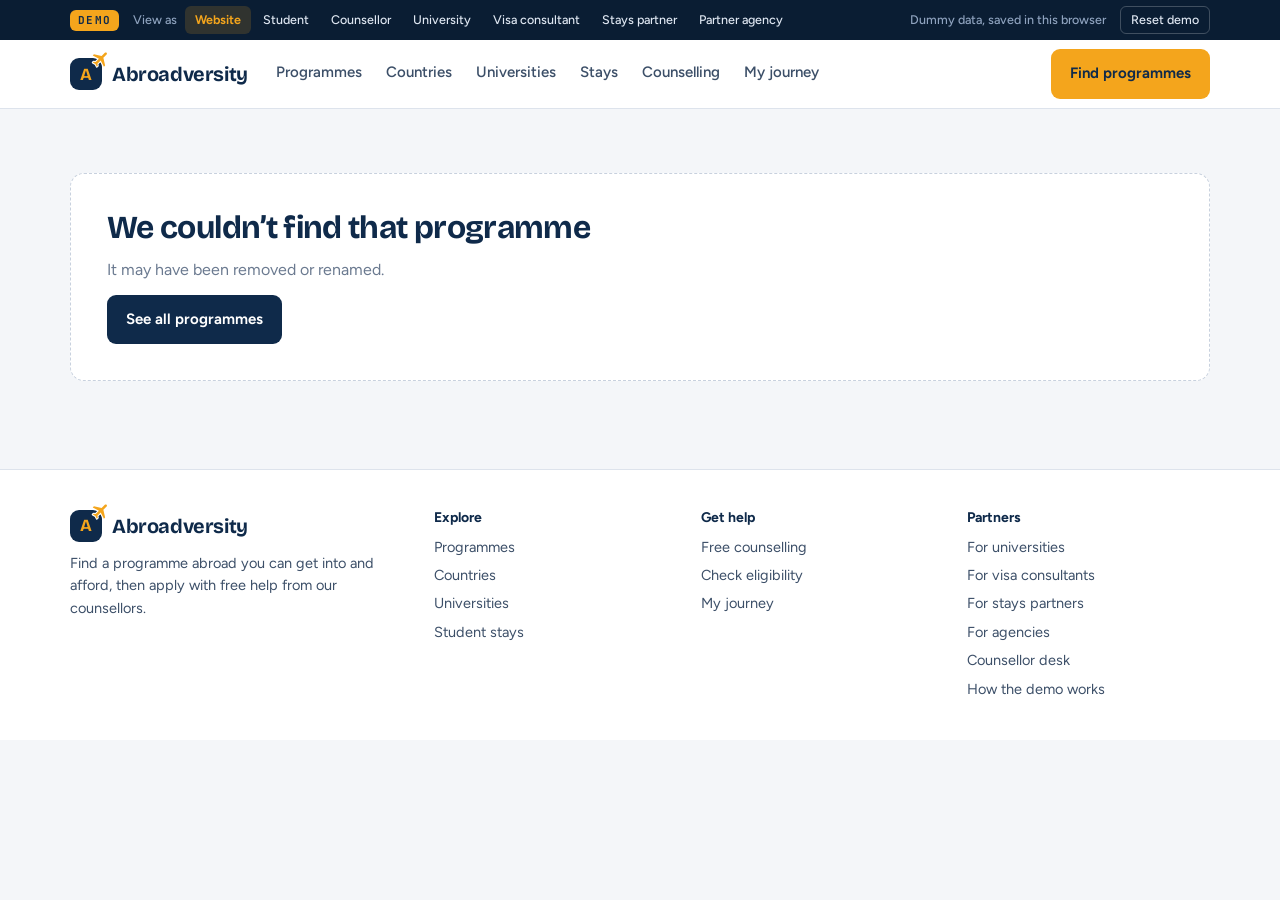
<file: programme.html>
<!doctype html>
<html lang="en">
<head>
<meta charset="utf-8">
<meta name="viewport" content="width=device-width, initial-scale=1">
<title>Programme · Abroadversity</title>
<meta name="description" content="Fees, intakes, entry requirements and a one-minute eligibility check.">
<link rel="preconnect" href="https://fonts.googleapis.com">
<link rel="preconnect" href="https://fonts.gstatic.com" crossorigin>
<link rel="stylesheet" href="https://fonts.googleapis.com/css2?family=Bricolage+Grotesque:opsz,wght@12..96,600;12..96,700&family=Figtree:wght@400;500;600;700&family=JetBrains+Mono:wght@500;600;700&display=swap">
<link rel="icon" href="assets/favicon.svg" type="image/svg+xml">
<link rel="stylesheet" href="assets/css/styles.css">
</head>
<body data-page="programme">
<div data-site-header></div>
<main id="programme"></main>
<div id="counselling-slot"></div>
<dialog class="check-dialog" id="check" aria-label="Check eligibility"></dialog>
<div data-site-footer></div>
<script src="assets/js/data.js"></script>
<script src="assets/js/store.js"></script>
<script src="assets/js/portal.js"></script>
<script src="assets/js/app.js"></script>
</body>
</html>
</file>
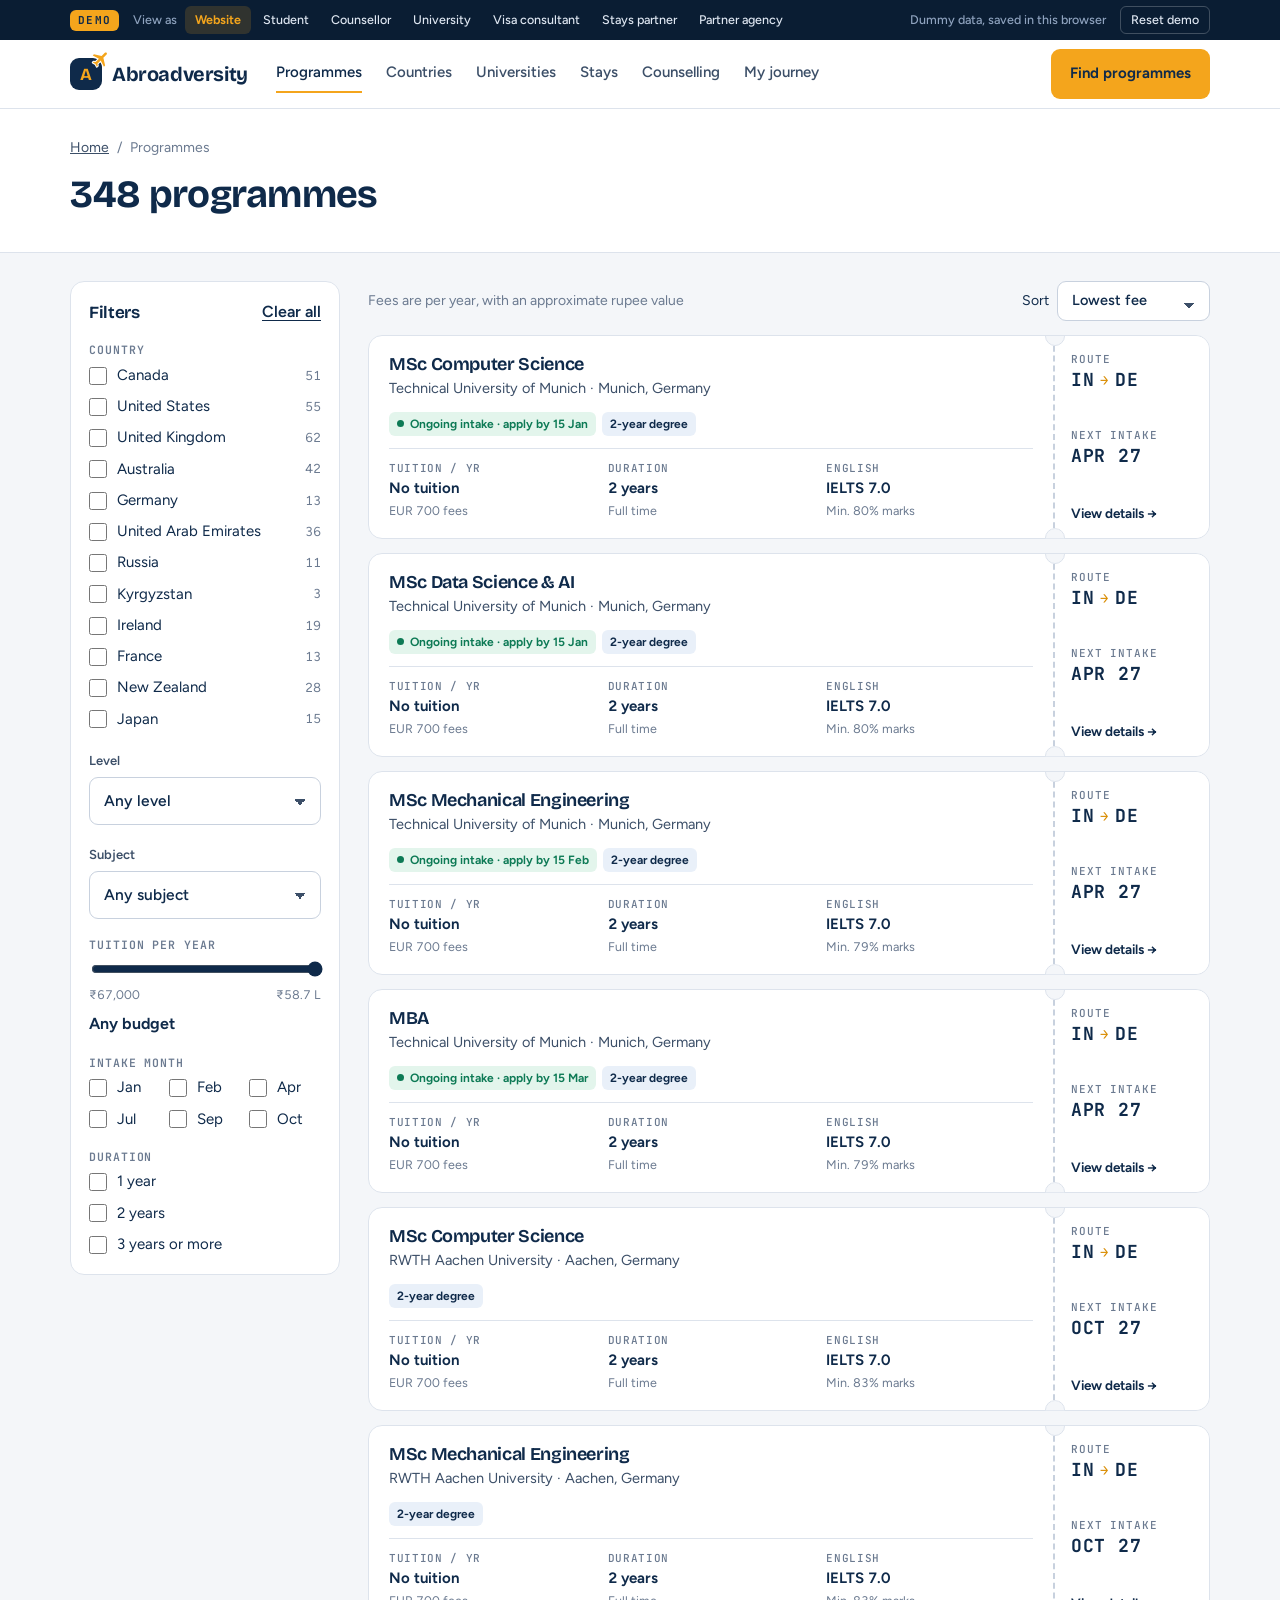
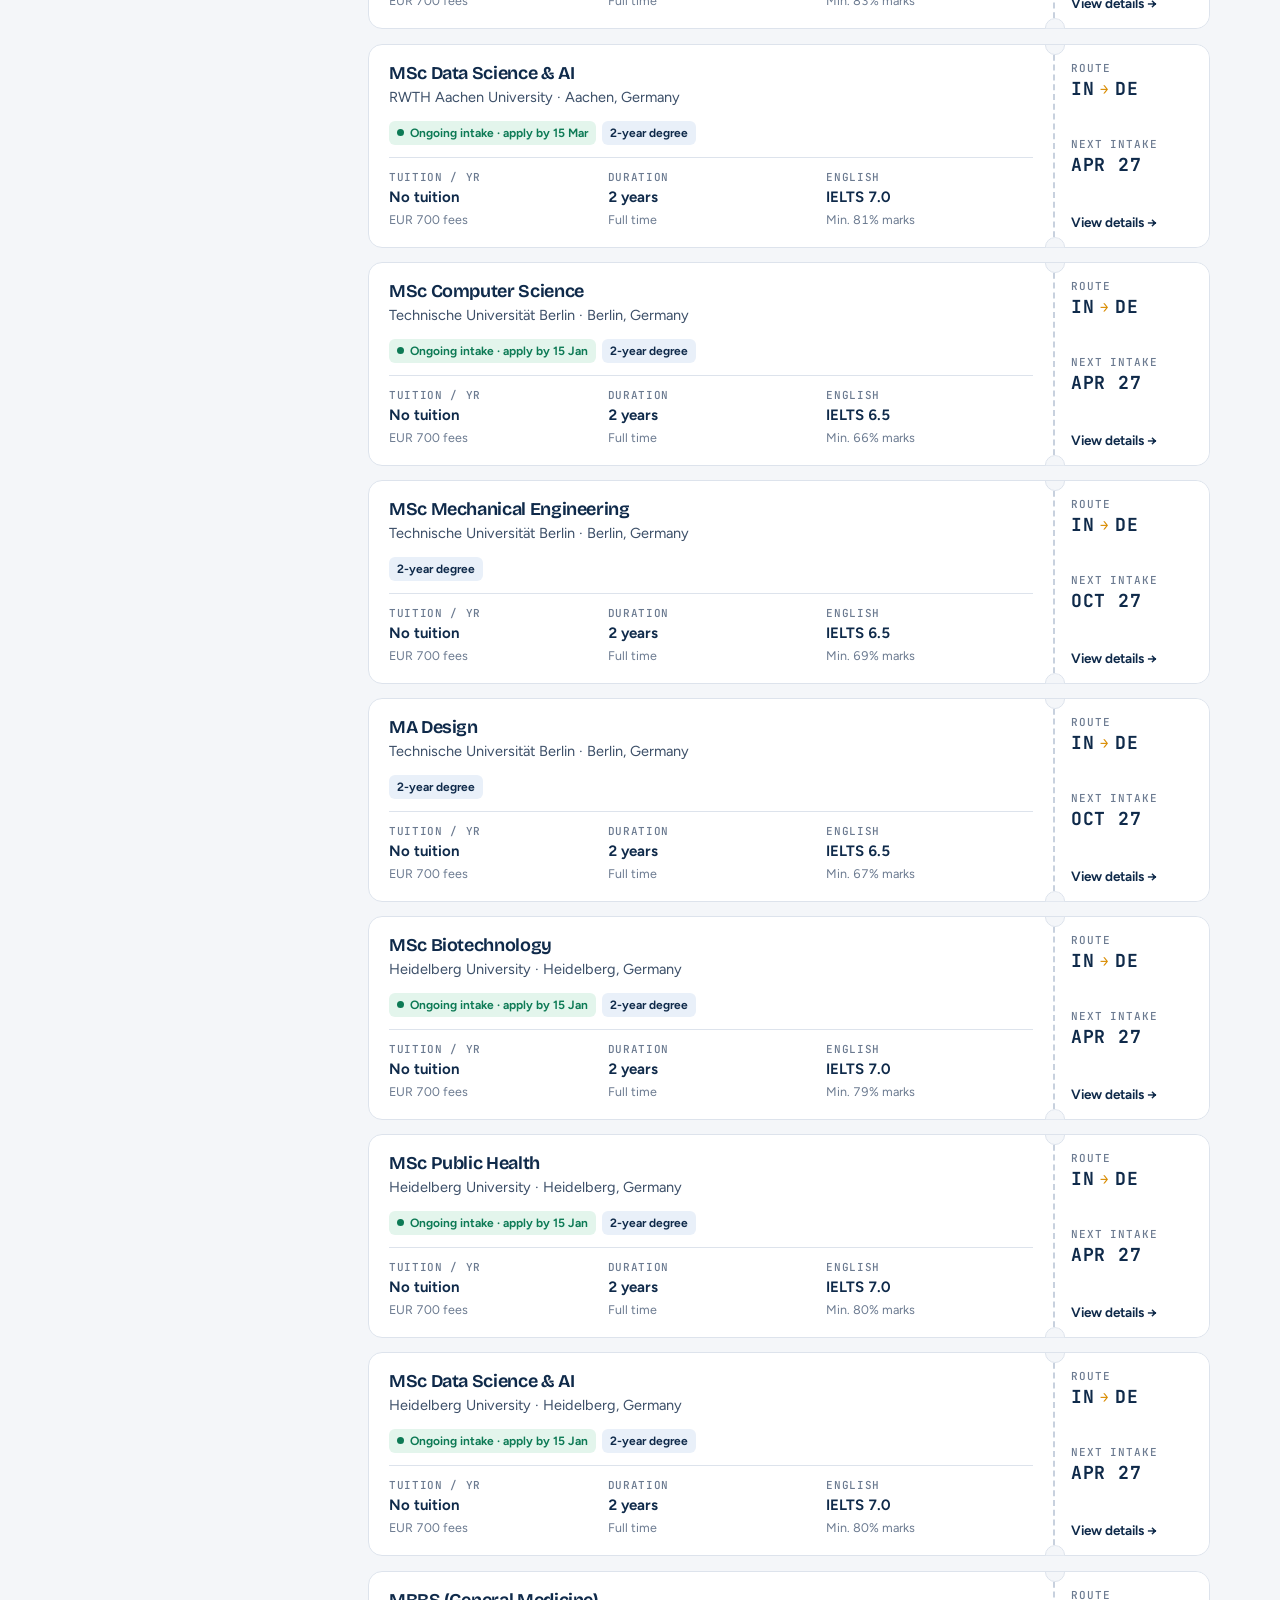
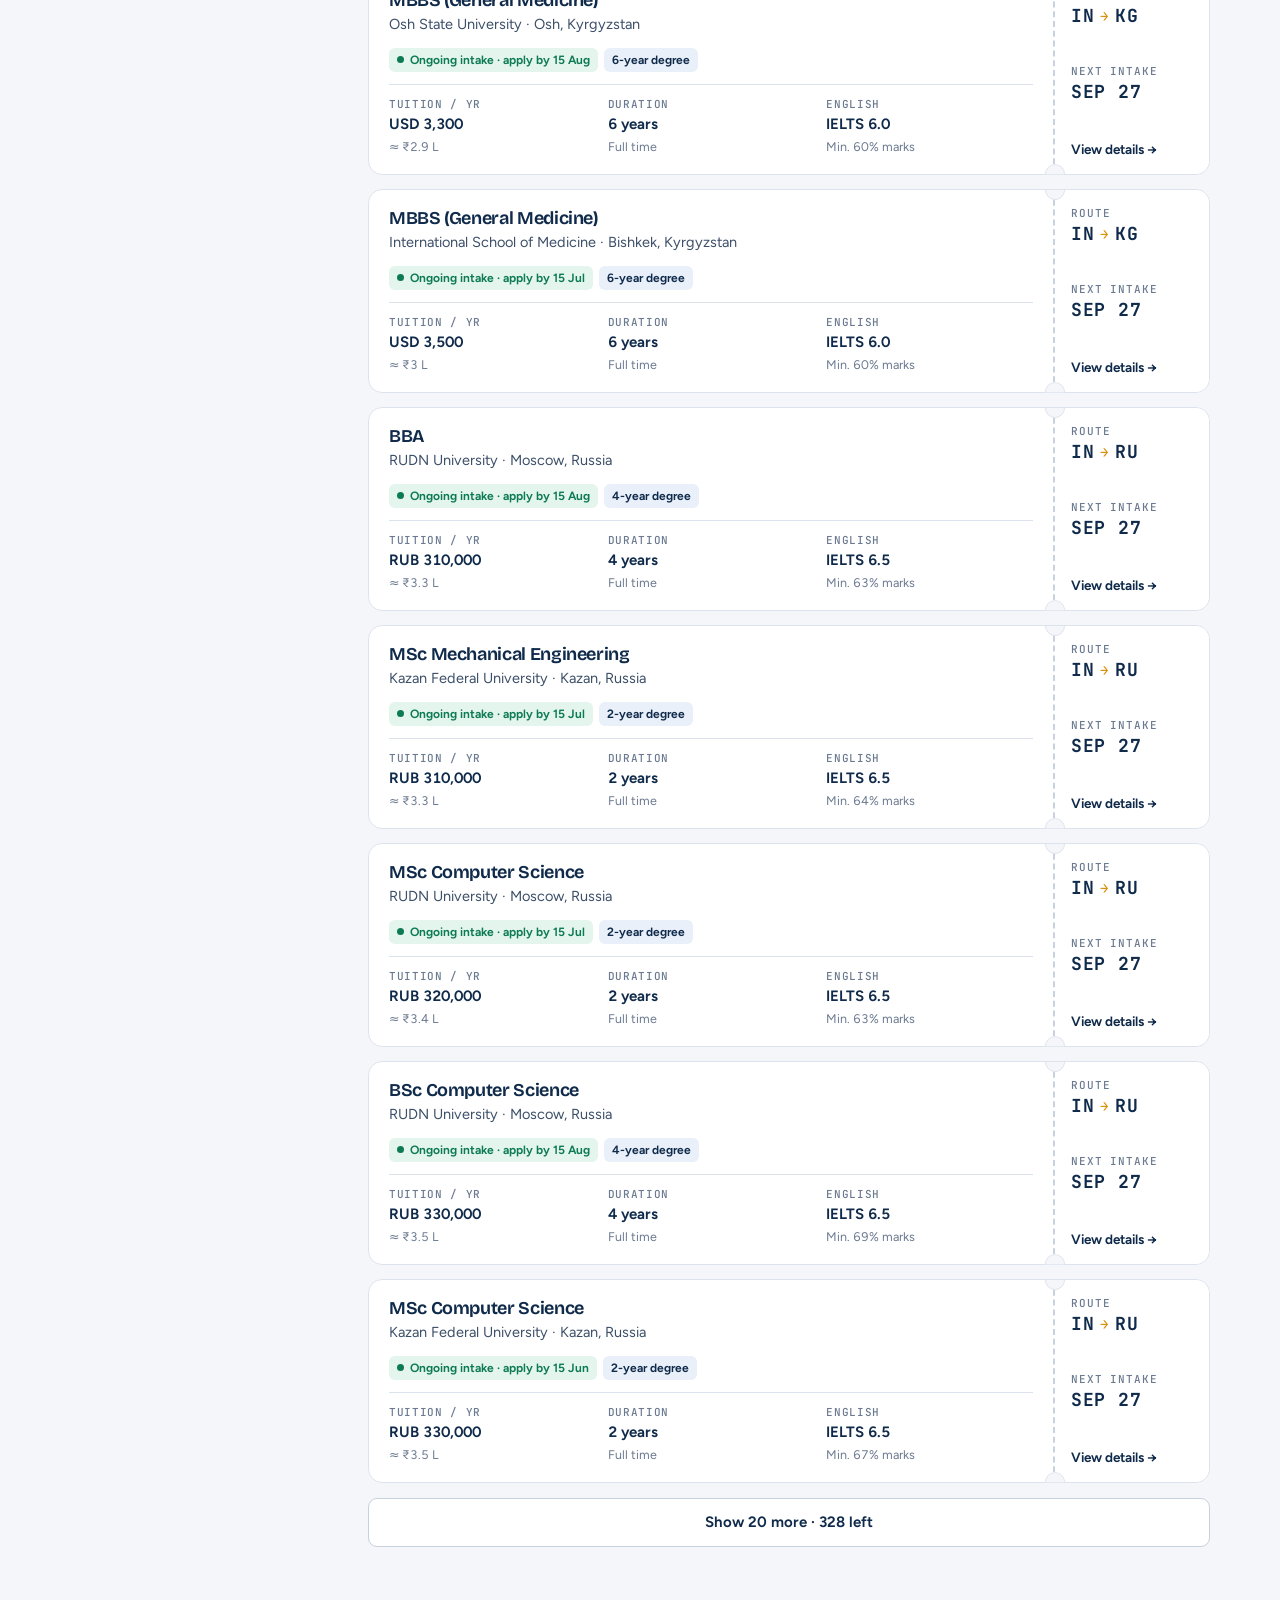
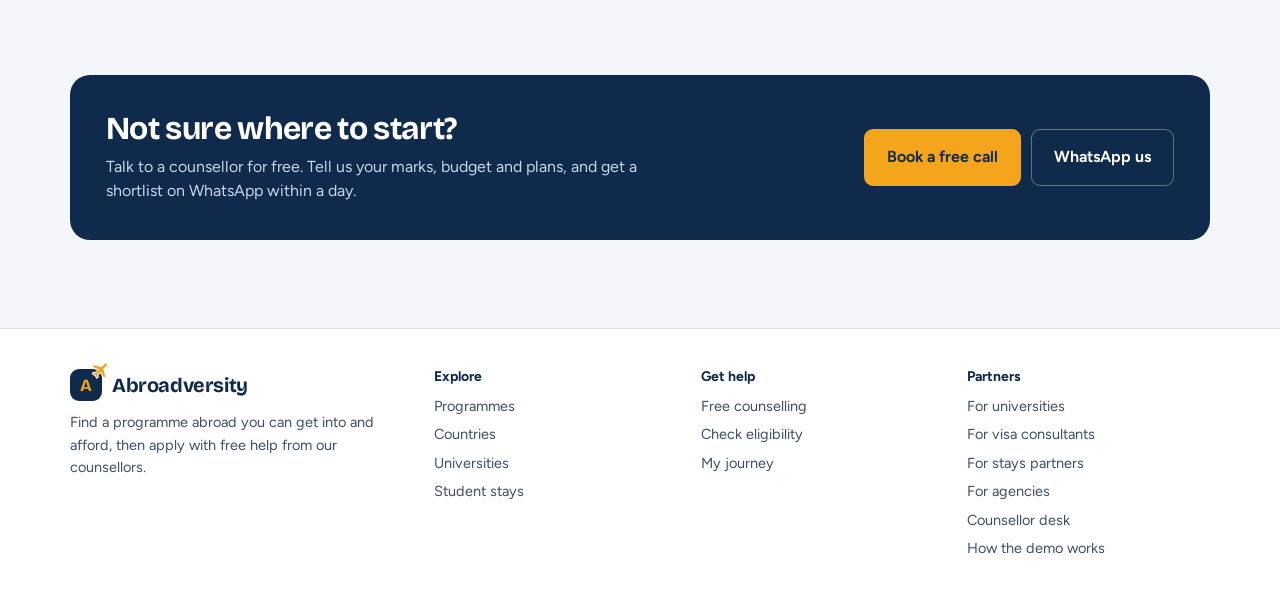
<file: programmes.html>
<!doctype html>
<html lang="en">
<head>
<meta charset="utf-8">
<meta name="viewport" content="width=device-width, initial-scale=1">
<title>Programmes · Abroadversity</title>
<meta name="description" content="Compare study abroad programmes by fee, intake and duration.">
<link rel="preconnect" href="https://fonts.googleapis.com">
<link rel="preconnect" href="https://fonts.gstatic.com" crossorigin>
<link rel="stylesheet" href="https://fonts.googleapis.com/css2?family=Bricolage+Grotesque:opsz,wght@12..96,600;12..96,700&family=Figtree:wght@400;500;600;700&family=JetBrains+Mono:wght@500;600;700&display=swap">
<link rel="icon" href="assets/favicon.svg" type="image/svg+xml">
<link rel="stylesheet" href="assets/css/styles.css">
</head>
<body data-page="list">
<div data-site-header></div>
<main>
  <section class="page-head">
    <div class="container">
      <nav class="crumbs" aria-label="Breadcrumb"><a href="index.html">Home</a><span>/</span><span>Programmes</span></nav>
      <h1 id="list-title" style="font-size:clamp(1.7rem,3.4vw,2.4rem)">Programmes</h1>
      <div class="active-filters" id="active"></div>
    </div>
  </section>
  <div class="container list-layout">
    <aside class="filters" id="filters" aria-label="Filters"></aside>
    <div>
      <div class="results-bar">
        <button type="button" class="btn btn-ghost filters-btn" id="filters-btn" aria-expanded="false" aria-controls="filters">Filters<span id="filters-count"></span></button>
        <span class="muted small" id="result-count"></span>
        <label class="small" for="sort">Sort
          <select class="select" id="sort">
            <option value="fee">Lowest fee</option>
            <option value="intake">Soonest intake</option>
            <option value="duration">Shortest</option>
          </select>
        </label>
      </div>
      <div class="passes" id="results" aria-live="polite"></div>
    </div>
  </div>
  <div class="scrim" id="scrim" hidden></div>
  <div id="counselling-slot"></div>
</main>
<div data-site-footer></div>
<script src="assets/js/data.js"></script>
<script src="assets/js/store.js"></script>
<script src="assets/js/portal.js"></script>
<script src="assets/js/app.js"></script>
</body>
</html>
</file>
<file: assets/css/styles.css>
/* Abroadversity prototype theme
   Navy for trust, marigold for the one action that matters on each screen,
   and a boarding-pass card for every programme (the intake is the "departure"). */

:root {
  --navy: #0f2a4a;
  --navy-2: #1c3a5f;
  --ink: #0f2a4a;
  --ink-2: #3c4f68;
  --muted: #6b7a90;
  --line: #dde3ec;
  --line-2: #c8d1de;
  --paper: #f4f6f9;
  --card: #ffffff;
  --sky: #e9f0f9;
  --marigold: #f4a51c;
  --marigold-dark: #d98c00;
  --marigold-50: #fff4dc;
  --green: #0d7a55;
  --green-50: #e3f5ec;
  --red: #b42318;
  --red-50: #fdecea;
  --amber: #8a5300;
  --amber-50: #fff3df;

  --f-display: "Bricolage Grotesque", "Avenir Next", system-ui, sans-serif;
  --f-body: "Figtree", system-ui, -apple-system, "Segoe UI", sans-serif;
  --f-mono: "JetBrains Mono", ui-monospace, "SF Mono", Menlo, monospace;

  --radius: 14px;
  --radius-sm: 9px;
  --shadow: 0 1px 2px rgba(15, 42, 74, 0.06), 0 10px 28px -14px rgba(15, 42, 74, 0.28);
  --container: 1180px;
  --gutter: 20px;
}

* { box-sizing: border-box; }
[hidden] { display: none !important; }
html { scroll-behavior: smooth; }
body {
  margin: 0;
  background: var(--paper);
  color: var(--ink);
  font: 16px/1.55 var(--f-body);
  -webkit-font-smoothing: antialiased;
}
img { max-width: 100%; display: block; }
a { color: inherit; }
h1, h2, h3, h4 { font-family: var(--f-display); line-height: 1.12; margin: 0; letter-spacing: -0.02em; text-wrap: balance; }
h1 { font-size: clamp(2.1rem, 4.6vw, 3.5rem); font-weight: 700; }
h2 { font-size: clamp(1.5rem, 2.6vw, 2rem); font-weight: 700; }
h3 { font-size: 1.15rem; font-weight: 650; }
p { margin: 0; }
button, input, select, textarea { font: inherit; color: inherit; }
:focus-visible { outline: 3px solid var(--marigold); outline-offset: 2px; border-radius: 6px; }

.container { width: 100%; max-width: var(--container); margin: 0 auto; padding-inline: var(--gutter); }
.section { padding-block: 64px; }
.section-head { display: grid; gap: 8px; margin-bottom: 28px; }
.section-head p { color: var(--ink-2); max-width: 60ch; }
.section-head .eyebrow { color: var(--marigold-dark); }
.section-head.row { grid-template-columns: 1fr auto; align-items: end; }
.eyebrow { font: 600 12px/1 var(--f-mono); letter-spacing: 0.12em; text-transform: uppercase; color: var(--marigold-dark); }
.muted { color: var(--muted); }
.small { font-size: 14px; }

/* ---------- Buttons ---------- */
.btn {
  display: inline-flex; align-items: center; justify-content: center; gap: 8px;
  border-radius: var(--radius-sm); border: 1px solid transparent; padding: 12px 18px;
  font-weight: 650; font-size: 15px; text-decoration: none; cursor: pointer; white-space: nowrap;
  transition: background 0.15s ease, border-color 0.15s ease, transform 0.15s ease;
}
.btn:active { transform: translateY(1px); }
.btn-primary { background: var(--marigold); color: var(--navy); }
.btn-primary:hover { background: var(--marigold-dark); }
.btn-dark { background: var(--navy); color: #fff; }
.btn-dark:hover { background: var(--navy-2); }
.btn-ghost { background: var(--card); color: var(--ink); border-color: var(--line-2); }
.btn-ghost:hover { border-color: var(--ink-2); }
.btn-link { background: none; border: 0; padding: 0; color: var(--navy); font-weight: 600; text-decoration: underline; text-underline-offset: 3px; cursor: pointer; }
.btn-lg { padding: 15px 22px; font-size: 16px; }
.btn-block { width: 100%; }

/* ---------- Prototype banner + header ---------- */
/* Demo bar: every page, every side */
.demo-bar { background: #0a1d33; color: #c8d6ea; font: 500 12.5px/1.3 var(--f-body); }
.demo-row { display: flex; align-items: center; gap: 14px; min-height: 40px; padding-block: 5px; }
.demo-tag { font: 700 11px/1 var(--f-mono); letter-spacing: 0.12em; text-transform: uppercase; color: var(--navy); background: var(--marigold); padding: 5px 8px; border-radius: 6px; text-decoration: none; flex: none; }
.demo-sides { display: flex; align-items: center; gap: 2px; overflow-x: auto; scrollbar-width: none; flex: 1; min-width: 0; }
.demo-sides::-webkit-scrollbar { display: none; }
.demo-label { color: #8fa3bf; margin-right: 6px; white-space: nowrap; }
.demo-sides a { color: #dfe7f2; text-decoration: none; padding: 6px 10px; border-radius: 6px; white-space: nowrap; }
.demo-sides a:hover { background: rgba(255, 255, 255, 0.08); }
.demo-sides a[aria-current] { background: rgba(244, 165, 28, 0.16); color: var(--marigold); font-weight: 650; }
.demo-note { color: #8fa3bf; white-space: nowrap; }
.demo-reset { background: none; border: 1px solid rgba(255, 255, 255, 0.22); color: #dfe7f2; border-radius: 6px; padding: 5px 10px; cursor: pointer; white-space: nowrap; font-size: 12.5px; }
.demo-reset:hover { border-color: var(--marigold); color: var(--marigold); }
.site-head { background: var(--card); border-bottom: 1px solid var(--line); position: sticky; top: 0; z-index: 20; }
.head-row { display: flex; align-items: center; gap: 28px; min-height: 68px; }
.brand { display: inline-flex; align-items: center; gap: 10px; font: 700 20px/1 var(--f-display); letter-spacing: -0.02em; text-decoration: none; }
.brand-mark { width: 32px; height: 32px; border-radius: 9px; background: var(--navy); color: var(--marigold); display: grid; place-items: center; font-size: 17px; position: relative; }
/* A small plane taking off from the corner of the mark, in place of a plain dot. */
.brand-mark::after { content: ""; position: absolute; right: -9px; top: -9px; width: 20px; height: 20px; background: url("data:image/svg+xml,%3Csvg xmlns='http://www.w3.org/2000/svg' viewBox='0 0 24 24'%3E%3Cpath transform='rotate(45 12 12)' fill='%23f4a51c' stroke='%23ffffff' stroke-width='2.4' stroke-linejoin='round' paint-order='stroke' d='M21 16v-2l-8-5V3.5c0-.83-.67-1.5-1.5-1.5S10 2.67 10 3.5V9l-8 5v2l8-2.5V19l-2 1.5V22l3.5-1 3.5 1v-1.5L13 19v-5.5l8 2.5z'/%3E%3C/svg%3E") center / contain no-repeat; }
.main-nav { display: flex; gap: 24px; font-weight: 550; font-size: 15px; color: var(--ink-2); }
.main-nav a { text-decoration: none; padding-block: 6px; border-bottom: 2px solid transparent; }
.main-nav a:hover, .main-nav a[aria-current="page"] { color: var(--ink); border-bottom-color: var(--marigold); }
.head-row .spacer { flex: 1; }
.menu-btn { display: none; background: var(--card); border: 1px solid var(--line-2); border-radius: var(--radius-sm); padding: 9px 12px; font-weight: 600; cursor: pointer; }
.mobile-nav { border-top: 1px solid var(--line); background: var(--card); }
.mobile-nav nav { display: grid; padding-block: 8px 16px; }
.mobile-nav a { padding: 12px 0; border-bottom: 1px solid var(--line); text-decoration: none; font-weight: 600; }
.mobile-nav .btn { margin-top: 14px; }

/* ---------- Form fields ---------- */
.field { display: grid; gap: 6px; min-width: 0; }
.field label, .field .label { font-size: 13px; font-weight: 600; color: var(--ink-2); }
.field .hint { font-size: 12.5px; color: var(--muted); }
.select, .input {
  width: 100%; min-height: 48px; border: 1px solid var(--line-2); border-radius: var(--radius-sm);
  background: var(--card); padding: 11px 14px; font-size: 15.5px; font-weight: 550;
}
.select { appearance: none; padding-right: 38px; background-image: linear-gradient(45deg, transparent 50%, var(--ink-2) 50%), linear-gradient(135deg, var(--ink-2) 50%, transparent 50%); background-position: calc(100% - 20px) 21px, calc(100% - 14px) 21px; background-size: 6px 6px; background-repeat: no-repeat; }
.select:hover, .input:hover { border-color: var(--ink-2); }
.input[aria-invalid="true"] { border-color: var(--red); background: var(--red-50); }
.field .error, .choices .error { font-size: 13px; color: var(--red); font-weight: 550; }

/* ---------- Home hero ---------- */
.hero { background: var(--card); border-bottom: 1px solid var(--line); }
.hero-grid { display: grid; grid-template-columns: minmax(0, 1.15fr) minmax(0, 0.85fr); gap: 48px; padding-block: 56px 64px; align-items: center; }
.hero-copy { display: grid; gap: 18px; }
.hero-copy .lede { font-size: 18.5px; color: var(--ink-2); max-width: 50ch; }
.finder { margin-top: 8px; background: var(--paper); border: 1px solid var(--line); border-radius: 18px; padding: 16px; display: grid; gap: 14px; }
.finder-fields { display: grid; grid-template-columns: repeat(3, minmax(0, 1fr)); gap: 12px; }
.finder-foot { display: flex; align-items: center; justify-content: space-between; gap: 12px; flex-wrap: wrap; }
.finder-foot .note { font-size: 13.5px; color: var(--muted); }
.chips { display: flex; flex-wrap: wrap; gap: 8px; align-items: center; }
.chips .label { font-size: 13.5px; color: var(--muted); margin-right: 2px; }
.chip { border: 1px solid var(--line-2); background: var(--card); border-radius: 999px; padding: 6px 12px; font-size: 13.5px; font-weight: 550; cursor: pointer; color: var(--ink-2); text-decoration: none; }
.chip:hover { border-color: var(--navy); color: var(--ink); }
.chip.is-on { background: var(--navy); color: #fff; border-color: var(--navy); }

/* Departures board: the subject's own vernacular, used once */
.board { background: var(--navy); color: #dfe8f5; border-radius: 18px; padding: 20px; box-shadow: var(--shadow); display: grid; gap: 12px; }
.board-head { display: flex; justify-content: space-between; align-items: baseline; font: 600 12px/1 var(--f-mono); letter-spacing: 0.12em; text-transform: uppercase; color: #8fa6c4; }
.board-head b { color: var(--marigold); font-weight: 600; }
.board-rows { display: grid; gap: 2px; }
.board-row { display: grid; grid-template-columns: 74px minmax(0, 1fr) 64px 30px; gap: 12px; align-items: center; padding: 11px 10px; border-radius: 8px; text-decoration: none; font: 500 13.5px/1.25 var(--f-mono); }
.board-row:hover { background: rgba(255, 255, 255, 0.07); }
.board-row .route { color: var(--marigold); font-weight: 600; letter-spacing: 0.04em; }
.board-row .what { font-family: var(--f-body); font-size: 14.5px; font-weight: 550; color: #fff; overflow: hidden; text-overflow: ellipsis; white-space: nowrap; }
.board-row .when { color: #b9c9de; text-transform: uppercase; }
.board-row .count { text-align: right; color: #8fa6c4; }
.board-foot { font-size: 12.5px; color: #8fa6c4; border-top: 1px solid rgba(255, 255, 255, 0.12); padding-top: 12px; }

.stats-band { background: var(--card); border-block: 1px solid var(--line); }
.stats { display: grid; grid-template-columns: repeat(4, minmax(0, 1fr)); gap: 0; }
.stat:first-child { padding-left: 0; }
.stat { padding: 22px var(--gutter); display: grid; gap: 2px; border-left: 1px solid var(--line); }
.stat:first-child { border-left: 0; }
.stat b { font: 700 28px/1.1 var(--f-display); letter-spacing: -0.02em; font-variant-numeric: tabular-nums; }
.stat span { color: var(--ink-2); font-size: 14.5px; }

.steps { display: grid; grid-template-columns: repeat(3, minmax(0, 1fr)); gap: 16px; counter-reset: step; }
.step { background: var(--card); border: 1px solid var(--line); border-radius: var(--radius); padding: 22px; display: grid; gap: 8px; align-content: start; }
.step .num { font: 600 13px/1 var(--f-mono); color: var(--marigold-dark); }
.step p { color: var(--ink-2); }

.countries { display: grid; grid-template-columns: repeat(3, minmax(0, 1fr)); gap: 16px; }
.country-card { position: relative; overflow: hidden; background: var(--card); border: 1px solid var(--line); border-radius: var(--radius); padding: 24px 20px 20px; display: grid; grid-template-rows: auto auto 1fr auto; gap: 16px; text-decoration: none; transition: border-color 0.15s ease, box-shadow 0.15s ease, transform 0.15s ease; }
.country-card::before { content: ""; position: absolute; inset: 0 0 auto 0; height: 5px; background: var(--stripe); }
.country-card:hover { border-color: var(--line-2); box-shadow: var(--shadow); transform: translateY(-2px); }
.cc-head { display: flex; gap: 14px; align-items: center; }
.cc-flag { font-size: 30px; width: 40px !important; height: 30px; border-radius: 6px; flex: none; box-shadow: 0 0 0 1px rgba(15, 42, 74, 0.12); }
.cc-name { display: grid; gap: 2px; min-width: 0; }
.cc-route { display: inline-flex; align-items: center; gap: 6px; font: 500 12.5px/1.2 var(--f-mono); color: var(--muted); }
.cc-route svg { width: 14px; height: 14px; color: var(--marigold-dark); }
.cc-stats { display: grid; grid-template-columns: repeat(3, minmax(0, 1fr)); gap: 8px; background: var(--paper); border-radius: 10px; padding: 12px 14px; }
.cc-stats div { display: grid; gap: 2px; min-width: 0; }
.cc-stats b { font: 700 17px/1.2 var(--f-display); letter-spacing: -0.01em; font-variant-numeric: tabular-nums; }
.cc-stats span { font-size: 12px; color: var(--muted); }
.cc-work { font-size: 14.5px; color: var(--ink-2); display: grid; gap: 2px; align-content: start; }
.cc-work small { font: 500 11px/1.3 var(--f-mono); letter-spacing: 0.06em; text-transform: uppercase; color: var(--muted); }
.cc-go { font-weight: 650; color: var(--navy); font-size: 15px; }
.country-card:hover .cc-go { text-decoration: underline; text-underline-offset: 3px; }

.band { background: var(--navy); color: #fff; border-radius: 20px; padding: 36px; display: grid; grid-template-columns: minmax(0, 1fr) auto; gap: 24px; align-items: center; }
.band p { color: #c8d6ea; margin-top: 8px; max-width: 56ch; }
.band .actions { display: flex; gap: 10px; flex-wrap: wrap; }
.band .btn-ghost { background: transparent; color: #fff; border-color: rgba(255, 255, 255, 0.35); }

/* ---------- Boarding-pass programme card ---------- */
.passes { display: grid; gap: 14px; }
.passes.grid-3 { grid-template-columns: repeat(3, minmax(0, 1fr)); }
/* The card is its own size container: wide cards keep the stub on the right,
   narrow ones (three in a row, or a phone) stack it underneath. */
.pass {
  --notch: var(--paper);
  container-type: inline-size; display: flex; flex-direction: column;
  background: var(--card); border: 1px solid var(--line); border-radius: var(--radius);
  text-decoration: none; color: inherit; transition: border-color 0.15s ease, box-shadow 0.15s ease;
}
.pass-in { position: relative; flex: 1; display: grid; grid-template-columns: minmax(0, 1fr) 156px; }
.pass:hover { border-color: var(--line-2); box-shadow: var(--shadow); }
.pass-main { padding: 18px 20px; display: flex; flex-direction: column; gap: 12px; min-width: 0; }
.pass-title { display: grid; gap: 3px; }
.pass-title h3 { font-size: 18px; }
.pass-title span { color: var(--ink-2); font-size: 14.5px; }
.pass-tags { display: flex; gap: 6px; flex-wrap: wrap; }
.tag { font-size: 12px; font-weight: 650; padding: 3px 8px; border-radius: 6px; white-space: nowrap; }
.tag-green { background: var(--green-50); color: var(--green); }
.tag-amber { background: var(--amber-50); color: var(--amber); }
.tag-sky { background: var(--sky); color: var(--navy); }
.tag-live { background: var(--green-50); color: var(--green); display: inline-flex; align-items: center; gap: 6px; }
.tag-live::before { content: ""; width: 7px; height: 7px; border-radius: 50%; background: var(--green); box-shadow: 0 0 0 0 rgba(13, 122, 85, 0.5); animation: live 1.8s ease-out infinite; }
@keyframes live { 0% { box-shadow: 0 0 0 0 rgba(13, 122, 85, 0.45); } 70%, 100% { box-shadow: 0 0 0 6px rgba(13, 122, 85, 0); } }
.live-text { color: var(--green) !important; font-weight: 600; }
.live-note { display: grid; gap: 6px; justify-items: start; font-size: 14.5px; }
.pass-facts { margin-top: auto; display: grid; grid-template-columns: repeat(3, minmax(0, 1fr)); gap: 12px; padding-top: 12px; border-top: 1px solid var(--line); }
.fact { display: grid; gap: 1px; min-width: 0; }
.fact small { font: 500 11px/1.3 var(--f-mono); letter-spacing: 0.06em; text-transform: uppercase; color: var(--muted); }
.fact b { font-size: 15px; font-weight: 650; font-variant-numeric: tabular-nums; }
.fact span { font-size: 12.5px; color: var(--muted); font-variant-numeric: tabular-nums; }
.pass-stub { position: relative; border-left: 2px dashed var(--line-2); padding: 18px 16px; display: grid; align-content: space-between; gap: 10px; background: linear-gradient(var(--card), var(--card)); border-radius: 0 var(--radius) var(--radius) 0; }
.pass-stub::before, .pass-stub::after { content: ""; position: absolute; left: -10px; width: 18px; height: 18px; border-radius: 50%; background: var(--notch); border: 1px solid var(--line); }
.pass-stub::before { top: -10px; clip-path: inset(50% 0 0 0); }
.pass-stub::after { bottom: -10px; clip-path: inset(0 0 50% 0); }
/* Both stub fields share one label style and one value style, so they line up. */
.stub-field { display: grid; gap: 6px; }
.stub-field small { font: 500 11px/1 var(--f-mono); letter-spacing: 0.08em; text-transform: uppercase; color: var(--muted); }
.stub-field b { display: flex; align-items: center; gap: 6px; font: 700 18px/1 var(--f-mono); letter-spacing: 0.04em; text-transform: uppercase; }
.stub-field b i { font-style: normal; color: var(--marigold-dark); font-size: 14px; }
.stub-go { font-size: 13.5px; font-weight: 650; line-height: 1; color: var(--navy); }
.on-card .pass { --notch: var(--card); }
@container (max-width: 560px) {
  .pass-in { grid-template-columns: 1fr; grid-template-rows: 1fr auto; }
  .pass-main { padding: 18px 18px 16px; }
  .pass-title h3 { font-size: 17px; }
  .pass-title span { font-size: 14px; }
  .pass-facts { gap: 10px; }
  .fact b { font-size: 14.5px; }
  .fact small { font-size: 10.5px; }
  .pass-stub { border-left: 0; border-top: 2px dashed var(--line-2); border-radius: 0 0 var(--radius) var(--radius); grid-template-columns: auto auto 1fr; align-items: end; column-gap: 28px; padding: 14px 18px 16px; }
  .pass-stub::before, .pass-stub::after { top: -10px; bottom: auto; }
  .pass-stub::before { left: -10px; clip-path: inset(0 0 0 50%); }
  .pass-stub::after { left: auto; right: -10px; clip-path: inset(0 50% 0 0); }
  .stub-field b { font-size: 16px; }
  .stub-go { justify-self: end; }
}

/* ---------- Programme list ---------- */
.page-head { background: var(--card); border-bottom: 1px solid var(--line); }
.page-head .container { padding-block: 28px 22px; display: grid; gap: 14px; }
.crumbs { font-size: 14px; color: var(--muted); display: flex; gap: 8px; flex-wrap: wrap; }
.crumbs a { color: var(--ink-2); }
.active-filters { display: flex; flex-wrap: wrap; gap: 8px; }
.af { display: inline-flex; align-items: center; gap: 8px; background: var(--navy); color: #fff; border: 0; border-radius: 999px; padding: 6px 8px 6px 12px; font-size: 13.5px; font-weight: 600; cursor: pointer; }
.af span { width: 18px; height: 18px; border-radius: 50%; background: rgba(255, 255, 255, 0.18); display: grid; place-items: center; font-size: 12px; }
.list-layout { display: grid; grid-template-columns: 270px minmax(0, 1fr); gap: 28px; padding-block: 28px 64px; align-items: start; }
.filters { background: var(--card); border: 1px solid var(--line); border-radius: var(--radius); padding: 18px; display: grid; gap: 20px; position: sticky; top: 88px; }
.filters-head { display: flex; justify-content: space-between; align-items: center; }
.filters-head h3 { font-size: 17px; }
.fgroup { display: grid; gap: 8px; }
.fgroup > .label { font: 600 11.5px/1 var(--f-mono); letter-spacing: 0.08em; text-transform: uppercase; color: var(--muted); }
.check { display: flex; align-items: center; gap: 10px; font-size: 15px; cursor: pointer; }
.check input { width: 18px; height: 18px; accent-color: var(--navy); margin: 0; }
.fgroup.wrap { grid-template-columns: repeat(3, minmax(0, 1fr)); }
.fgroup.wrap > .label { grid-column: 1 / -1; }
.check em { margin-left: auto; font-style: normal; font-size: 13px; color: var(--muted); font-variant-numeric: tabular-nums; }
.range-out { font-weight: 650; font-variant-numeric: tabular-nums; }
input[type="range"] { width: 100%; accent-color: var(--navy); }
.range-ends { display: flex; justify-content: space-between; gap: 8px; margin-top: -2px; font-size: 12.5px; color: var(--muted); font-variant-numeric: tabular-nums; }
.filters-close, .filters-apply { display: none; }
.results-bar { display: flex; justify-content: space-between; align-items: center; gap: 12px; margin-bottom: 14px; flex-wrap: wrap; }
.results-bar .count { font-weight: 600; }
.results-bar label { display: flex; align-items: center; gap: 8px; }
.results-bar .select { width: auto; min-height: 40px; padding-block: 7px; font-size: 14.5px; }
.filters-btn { display: none; }
.empty { background: var(--card); border: 1px dashed var(--line-2); border-radius: var(--radius); padding: 36px; display: grid; gap: 12px; justify-items: start; }
.scrim { position: fixed; inset: 0; background: rgba(15, 42, 74, 0.45); z-index: 40; }

/* ---------- Programme page ---------- */
.prog-head .container { padding-block: 24px 28px; display: grid; gap: 14px; }
.prog-title { display: flex; gap: 16px; align-items: flex-start; justify-content: space-between; }
.prog-title .sub { color: var(--ink-2); font-size: 17px; margin-top: 8px; }
.prog-title .sub a { color: var(--navy); font-weight: 600; }
.key-facts { display: grid; grid-template-columns: repeat(4, minmax(0, 1fr)); gap: 12px; }
.key-fact { background: var(--paper); border-radius: 12px; padding: 14px 16px; display: grid; gap: 2px; }
.key-fact small { font: 500 11px/1.3 var(--f-mono); letter-spacing: 0.06em; text-transform: uppercase; color: var(--muted); }
.key-fact b { font-size: 17px; font-variant-numeric: tabular-nums; }
.key-fact span { font-size: 13px; color: var(--muted); }
.prog-layout { display: grid; grid-template-columns: minmax(0, 1fr) 340px; gap: 32px; padding-block: 32px 72px; align-items: start; }
.prog-main { display: grid; gap: 20px; }
.panel { background: var(--card); border: 1px solid var(--line); border-radius: var(--radius); padding: 24px; display: grid; gap: 14px; }
.panel h2 { font-size: 22px; }
.panel p, .panel li { color: var(--ink-2); }
.req-grid { display: grid; grid-template-columns: repeat(2, minmax(0, 1fr)); gap: 12px; }
.req { border: 1px solid var(--line); border-radius: 12px; padding: 14px; display: grid; gap: 2px; }
.req small { font-size: 12.5px; color: var(--muted); }
.req b { font-size: 15.5px; }
.cost-table { width: 100%; border-collapse: collapse; font-variant-numeric: tabular-nums; }
.cost-table td { padding: 12px 0; border-bottom: 1px solid var(--line); }
.cost-table td:last-child { text-align: right; font-weight: 650; }
.cost-table td small { display: block; color: var(--muted); font-weight: 500; }
.cost-table tr.total td { border-bottom: 0; font-size: 17px; color: var(--ink); }
.how { margin: 0; padding: 0; list-style: none; display: grid; gap: 12px; counter-reset: how; }
.how li { display: grid; grid-template-columns: 34px 1fr; gap: 12px; align-items: start; counter-increment: how; }
.how li::before { content: counter(how); width: 30px; height: 30px; border-radius: 50%; background: var(--sky); color: var(--navy); display: grid; place-items: center; font: 700 14px/1 var(--f-mono); }
.how b { color: var(--ink); display: block; }
.cta-card { background: var(--card); border: 1px solid var(--line-2); border-radius: 18px; padding: 22px; display: grid; gap: 14px; position: sticky; top: 88px; box-shadow: var(--shadow); }
.cta-card h3 { font-size: 20px; }
.cta-card p { color: var(--ink-2); font-size: 15px; }
.cta-card .secondary { text-align: center; font-size: 15px; color: var(--ink-2); }
.ticks { list-style: none; margin: 0; padding: 14px 0 0; border-top: 1px solid var(--line); display: grid; gap: 8px; font-size: 14.5px; color: var(--ink-2); }
.ticks li { display: flex; gap: 10px; }
.ticks li::before { content: "\2713"; color: var(--green); font-weight: 800; }
.mobile-cta { display: none; }

/* ---------- Eligibility check (dialog) ---------- */
dialog.check-dialog { padding: 0; border: 0; margin: 0 0 0 auto; height: 100%; max-height: 100%; width: 460px; max-width: 100%; background: var(--card); color: var(--ink); box-shadow: -18px 0 40px -16px rgba(15, 42, 74, 0.45); }
dialog.check-dialog::backdrop { background: rgba(15, 42, 74, 0.5); }
.check-wrap { height: 100%; display: grid; grid-template-rows: auto 1fr auto; }
.check-head { padding: 20px 22px 16px; border-bottom: 1px solid var(--line); display: grid; gap: 12px; }
.check-head .row { display: flex; justify-content: space-between; align-items: flex-start; gap: 12px; }
.check-head h2 { font-size: 21px; }
.check-head p { color: var(--ink-2); font-size: 14.5px; }
.close-btn { width: 38px; height: 38px; border-radius: var(--radius-sm); border: 1px solid var(--line-2); background: var(--card); cursor: pointer; font-size: 20px; line-height: 1; flex: none; }
.progress { display: flex; gap: 6px; }
.progress i { flex: 1; height: 4px; border-radius: 4px; background: var(--line); }
.progress i.on { background: var(--navy); }
.check-body { padding: 20px 22px; overflow-y: auto; display: grid; gap: 16px; align-content: start; }
.two { display: grid; grid-template-columns: repeat(2, minmax(0, 1fr)); gap: 12px; }
.check-foot { padding: 14px 22px; border-top: 1px solid var(--line); display: flex; justify-content: space-between; align-items: center; gap: 12px; }
.result { border-radius: 14px; padding: 18px; display: grid; gap: 10px; }
.result.good { background: var(--green-50); }
.result.close { background: var(--amber-50); }
.result.no { background: var(--red-50); }
.result h3 { font-size: 18px; }
.result.good h3 { color: var(--green); }
.result.close h3 { color: var(--amber); }
.result.no h3 { color: var(--red); }
.result ul { list-style: none; margin: 0; padding: 0; display: grid; gap: 8px; font-size: 14.5px; }
.result li { display: grid; grid-template-columns: 22px 1fr; gap: 6px; }
.result li::before { font-weight: 800; }
.result li.ok::before { content: "\2713"; color: var(--green); }
.result li.warn::before { content: "!"; color: var(--amber); }
.result li.bad::before { content: "\2715"; color: var(--red); }

/* ---------- Country page ---------- */
.country-hero { background: var(--card); border-bottom: 1px solid var(--line); }
.country-hero .container { padding-block: 36px 40px; display: grid; gap: 22px; }
.country-hero::before { content: ""; display: block; height: 6px; background: var(--stripe); }
.country-hero .title { display: flex; gap: 18px; align-items: center; }
.ch-grid { display: grid; grid-template-columns: minmax(0, 1.25fr) minmax(0, 0.75fr); gap: 40px; align-items: center; }
.ch-copy { display: grid; gap: 20px; }
.ch-flag { font-size: 54px; width: 72px !important; height: 54px; border-radius: 10px; flex: none; box-shadow: 0 0 0 1px rgba(15, 42, 74, 0.12), 0 10px 20px -12px rgba(15, 42, 74, 0.6); }
.route-pass { background: var(--navy); color: #dfe8f5; border-radius: 18px; padding: 20px 22px; display: grid; gap: 18px; box-shadow: var(--shadow); }
.rp-head { display: flex; justify-content: space-between; align-items: center; font: 600 12px/1 var(--f-mono); letter-spacing: 0.12em; text-transform: uppercase; color: #8fa6c4; }
.rp-flag { font-size: 18px; width: 24px !important; height: 18px; border-radius: 3px; }
.rp-route { display: grid; grid-template-columns: auto minmax(0, 1fr) auto; align-items: center; gap: 14px; }
.rp-route b { display: block; font: 700 34px/1 var(--f-mono); letter-spacing: 0.04em; color: #fff; }
.rp-route small { font-size: 13px; color: #8fa6c4; }
.rp-to { text-align: right; }
.rp-line { position: relative; height: 0; border-top: 2px dashed rgba(255, 255, 255, 0.28); }
.rp-line svg { position: absolute; left: 50%; top: -1px; transform: translate(-50%, -50%); width: 24px; height: 24px; padding: 0 6px; box-sizing: content-box; color: var(--marigold); background: var(--navy); }
.rp-facts { display: grid; grid-template-columns: repeat(2, minmax(0, 1fr)); gap: 14px 18px; margin: 0; padding-top: 16px; border-top: 1px dashed rgba(255, 255, 255, 0.22); }
.rp-facts div { display: grid; gap: 3px; min-width: 0; }
.rp-facts dt { font: 500 11px/1.3 var(--f-mono); letter-spacing: 0.08em; text-transform: uppercase; color: #8fa6c4; }
.rp-facts dd { margin: 0; font-size: 14.5px; font-weight: 600; color: #fff; }
.country-hero .lede { font-size: 18px; color: var(--ink-2); max-width: 60ch; }
.country-hero .actions { display: flex; gap: 10px; flex-wrap: wrap; }
.subject-grid { display: grid; grid-template-columns: repeat(3, minmax(0, 1fr)); gap: 12px; }
.subject-link { background: var(--card); border: 1px solid var(--line); border-radius: 12px; padding: 16px 18px; display: flex; justify-content: space-between; align-items: center; gap: 12px; text-decoration: none; font-weight: 600; }
.subject-link:hover { border-color: var(--navy); }
.subject-link span { font-size: 13.5px; color: var(--muted); font-weight: 500; white-space: nowrap; }
.uni-grid { display: grid; grid-template-columns: repeat(3, minmax(0, 1fr)); gap: 12px; }
.uni { background: var(--card); border: 1px solid var(--line); border-radius: 12px; padding: 18px; display: grid; gap: 4px; }
.uni span { color: var(--ink-2); font-size: 14.5px; }
.split { display: grid; grid-template-columns: repeat(2, minmax(0, 1fr)); gap: 20px; }
.faq { background: var(--card); border: 1px solid var(--line); border-radius: var(--radius); }
.faq details { border-bottom: 1px solid var(--line); }
.faq details:last-child { border-bottom: 0; }
.faq summary { cursor: pointer; padding: 18px 20px; font-weight: 650; list-style: none; display: flex; justify-content: space-between; gap: 12px; }
.faq summary::-webkit-details-marker { display: none; }
.faq summary::after { content: "+"; flex: none; width: 28px; height: 28px; border-radius: 50%; display: grid; place-items: center; background: var(--sky); color: var(--navy); font: 600 18px/1 var(--f-mono); transition: background 0.15s ease, color 0.15s ease; }
.faq details[open] summary::after { content: "\2212"; background: var(--navy); color: var(--marigold); }
.faq summary:hover { color: var(--navy); }
.faq details p { padding: 0 20px 18px; color: var(--ink-2); max-width: 70ch; }
/* ---------- Country page sections ---------- */
.jump { position: sticky; top: 68px; z-index: 15; background: var(--card); border-bottom: 1px solid var(--line); }
.jump .container { display: flex; gap: 6px; overflow-x: auto; padding-block: 10px; scrollbar-width: none; }
.jump .container::-webkit-scrollbar { display: none; }
.jump a { white-space: nowrap; padding: 7px 14px; border-radius: 999px; font-size: 14px; font-weight: 600; color: var(--ink-2); text-decoration: none; }
.jump a:hover { background: var(--sky); color: var(--navy); }
.jump a.is-on { background: var(--navy); color: #fff; }
main#country section[id] { scroll-margin-top: 130px; }
.band-white { background: var(--card); border-block: 1px solid var(--line); }

.subj-grid { display: grid; grid-template-columns: repeat(var(--cols, 3), minmax(0, 1fr)); gap: 12px; }
.subj { position: relative; display: flex; flex-direction: column; align-items: flex-start; gap: 14px; background: var(--card); border: 1px solid var(--line); border-radius: 14px; padding: 18px; text-decoration: none; transition: border-color 0.15s ease, box-shadow 0.15s ease; }
.subj-ic { width: 46px; height: 46px; border-radius: 12px; background: var(--sky); color: var(--navy); display: grid; place-items: center; flex: none; transition: background 0.15s ease, color 0.15s ease; }
.subj-ic svg, .uni-city svg, .wt-ic svg { fill: none; stroke: currentColor; stroke-width: 1.8; stroke-linecap: round; stroke-linejoin: round; }
.subj-ic svg { width: 22px; height: 22px; }
.subj-txt { display: grid; gap: 2px; min-width: 0; flex: 1; }
.subj-txt b { font-size: 15.5px; font-weight: 650; }
.subj-txt span { font-size: 13.5px; color: var(--muted); }
.subj-go { position: absolute; top: 18px; right: 18px; color: var(--muted); font-size: 18px; transition: transform 0.15s ease, color 0.15s ease; }
.subj:hover { border-color: var(--navy); box-shadow: var(--shadow); }
.subj:hover .subj-ic { background: var(--navy); color: var(--marigold); }
.subj:hover .subj-go { color: var(--navy); transform: translateX(3px); }

.uni-cards { display: grid; grid-template-columns: repeat(var(--cols, 3), minmax(0, 1fr)); gap: 16px; }
.uni-card { display: grid; gap: 16px; align-content: start; background: var(--paper); border: 1px solid var(--line); border-radius: 14px; padding: 20px; text-decoration: none; transition: border-color 0.15s ease, box-shadow 0.15s ease, background 0.15s ease; }
.uni-card:hover { border-color: var(--navy); background: var(--card); box-shadow: var(--shadow); }
.uni-head { display: flex; gap: 14px; align-items: center; min-width: 0; }
.uni-mono { width: 48px; height: 48px; border-radius: 12px; background: var(--navy); color: var(--marigold); display: grid; place-items: center; flex: none; font: 700 14px/1 var(--f-mono); letter-spacing: 0.02em; }
.uni-txt { display: grid; gap: 3px; min-width: 0; }
.uni-txt h3 { font-size: 16.5px; }
.uni-city { display: inline-flex; align-items: center; gap: 4px; font-size: 13.5px; color: var(--muted); }
.uni-city svg { width: 14px; height: 14px; }
.uni-facts { display: grid; gap: 8px; margin: 0; padding-top: 14px; border-top: 1px dashed var(--line-2); }
.uni-facts div { display: flex; justify-content: space-between; align-items: baseline; gap: 10px; }
.uni-facts dt { font-size: 13.5px; color: var(--muted); }
.uni-facts dd { margin: 0; font-size: 14.5px; font-weight: 650; font-variant-numeric: tabular-nums; }
.uni-go { font-size: 14.5px; font-weight: 650; color: var(--navy); }

.panel-head { display: flex; justify-content: space-between; align-items: baseline; gap: 10px; flex-wrap: wrap; }
.panel h3 { font-size: 19px; }
.cost-total { display: grid; gap: 4px; }
.cost-total b { font: 700 40px/1 var(--f-display); letter-spacing: -0.02em; font-variant-numeric: tabular-nums; }
.cost-total span { font-size: 15px; color: var(--ink-2); }
.cost-bar { display: flex; gap: 3px; height: 14px; border-radius: 999px; overflow: hidden; }
.seg-t { background: var(--navy); min-width: 6px; }
.seg-l { background: var(--marigold); }
.cost-legend { list-style: none; margin: 0; padding: 0; display: grid; grid-template-columns: repeat(2, minmax(0, 1fr)); gap: 14px; }
.cost-legend li { display: grid; grid-template-columns: 12px minmax(0, 1fr); column-gap: 10px; row-gap: 2px; align-items: center; }
.cost-legend i { width: 12px; height: 12px; border-radius: 3px; grid-row: 1; }
.cost-legend li > span { font-size: 13px; color: var(--muted); }
.cost-legend b, .cost-legend small { grid-column: 2; }
.cost-legend b { font-size: 18px; font-variant-numeric: tabular-nums; }
.cost-legend small { font-size: 12.5px; color: var(--muted); }
.sw-t { background: var(--navy); }
.sw-l { background: var(--marigold); }

.steps-line { list-style: none; margin: 0; padding: 0; counter-reset: visa; display: grid; }
.steps-line li { position: relative; counter-increment: visa; padding: 3px 0 20px 46px; color: var(--ink-2); }
.steps-line li:last-child { padding-bottom: 0; }
.steps-line li::before { content: counter(visa); position: absolute; left: 0; top: -2px; width: 30px; height: 30px; border-radius: 50%; background: var(--navy); color: var(--marigold); display: grid; place-items: center; font: 700 13px/1 var(--f-mono); }
.steps-line li::after { content: ""; position: absolute; left: 14px; top: 30px; bottom: 2px; border-left: 2px dashed var(--line-2); }
.steps-line li:last-child::after { display: none; }
.work-tiles { display: grid; grid-template-columns: repeat(2, minmax(0, 1fr)); gap: 12px; }
.work-tile { background: var(--paper); border-radius: 12px; padding: 14px; display: grid; gap: 4px; align-content: start; }
.wt-ic { width: 34px; height: 34px; border-radius: 10px; background: var(--green-50); color: var(--green); display: grid; place-items: center; margin-bottom: 4px; }
.wt-ic svg { width: 18px; height: 18px; }
.work-tile small { font: 500 10.5px/1.2 var(--f-mono); letter-spacing: 0.06em; text-transform: uppercase; color: var(--muted); }
.work-tile b { font-size: 15px; line-height: 1.35; }

.vouchers { display: grid; grid-template-columns: repeat(auto-fit, minmax(340px, 1fr)); gap: 16px; }
.voucher { display: grid; grid-template-columns: 210px minmax(0, 1fr); background: var(--paper); border: 1px solid var(--line); border-radius: 14px; }
.v-amt { position: relative; background: var(--marigold-50); border-radius: 13px 0 0 13px; border-right: 2px dashed var(--line-2); padding: 20px; display: grid; gap: 6px; align-content: center; }
.v-amt::before, .v-amt::after { content: ""; position: absolute; right: -10px; width: 18px; height: 18px; border-radius: 50%; background: var(--card); border: 1px solid var(--line); }
.v-amt::before { top: -10px; clip-path: inset(50% 0 0 0); }
.v-amt::after { bottom: -10px; clip-path: inset(0 0 50% 0); }
.v-amt small { font: 500 10.5px/1.2 var(--f-mono); letter-spacing: 0.06em; text-transform: uppercase; color: var(--amber); }
.v-amt b { font: 700 19px/1.25 var(--f-display); color: var(--ink); }
.v-body { padding: 20px 22px; display: grid; gap: 6px; align-content: center; }
.v-body h3 { font-size: 17px; }
.v-body p { color: var(--ink-2); font-size: 14.5px; }

.faq-grid { display: grid; grid-template-columns: minmax(0, 0.8fr) minmax(0, 1.2fr); gap: 40px; align-items: start; }
.faq-side { display: grid; gap: 14px; position: sticky; top: 140px; }
.faq-side .btn { justify-self: start; }
.note-box { font-size: 13.5px; color: var(--muted); }

/* ---------- Book a free call ---------- */
dialog.modal { border: 0; padding: 0; margin: auto; width: min(540px, calc(100% - 32px)); max-height: calc(100% - 32px); overflow: auto; border-radius: 20px; background: var(--card); color: var(--ink); box-shadow: 0 30px 80px -20px rgba(15, 42, 74, 0.5); }
dialog.modal::backdrop { background: rgba(15, 42, 74, 0.55); }
dialog.modal[open] { animation: modal-in 0.18s ease-out; }
@keyframes modal-in { from { opacity: 0; transform: translateY(8px) scale(0.98); } }
dialog.modal-sm { width: min(400px, calc(100% - 32px)); }
.modal-wrap { display: grid; }
.modal-head { display: flex; justify-content: space-between; align-items: flex-start; gap: 16px; padding: 22px 24px 18px; border-bottom: 1px solid var(--line); }
.modal-head h2 { font-size: 24px; margin-top: 6px; }
.modal-head p:not(.eyebrow) { color: var(--ink-2); font-size: 14.5px; margin-top: 6px; }
.ctx-chip { display: inline-block; margin-top: 12px; background: var(--sky); color: var(--navy); font-size: 13px; font-weight: 600; padding: 4px 10px; border-radius: 999px; }
.modal-body { padding: 20px 24px; display: grid; gap: 18px; }
.modal-foot { position: sticky; bottom: 0; background: var(--card); padding: 16px 24px 22px; display: flex; justify-content: space-between; align-items: center; gap: 12px; flex-wrap: wrap; border-top: 1px solid var(--line); }
.choice small { white-space: nowrap; }
.phone-in { display: flex; }
.phone-in span { display: grid; place-items: center; padding: 0 12px; border: 1px solid var(--line-2); border-right: 0; border-radius: var(--radius-sm) 0 0 var(--radius-sm); background: var(--paper); font-weight: 600; color: var(--ink-2); }
.phone-in .input { border-radius: 0 var(--radius-sm) var(--radius-sm) 0; }
fieldset.choices { border: 0; margin: 0; padding: 0; min-width: 0; display: grid; gap: 8px; }
fieldset.choices legend { padding: 0; margin-bottom: 8px; font-size: 13px; font-weight: 600; color: var(--ink-2); }
.choice-row { display: grid; grid-template-columns: repeat(3, minmax(0, 1fr)); gap: 8px; }
.choice { position: relative; cursor: pointer; }
.choice input { position: absolute; inset: 0; opacity: 0; margin: 0; cursor: pointer; }
.choice span { display: grid; gap: 2px; padding: 10px 12px; border: 1px solid var(--line-2); border-radius: var(--radius-sm); background: var(--card); transition: background 0.15s ease, border-color 0.15s ease, color 0.15s ease; }
.choice b { font-size: 14.5px; }
.choice small { font-size: 12.5px; color: var(--muted); }
.choice:hover input:not(:disabled):not(:checked) + span { border-color: var(--ink-2); }
.choice input:checked + span { background: var(--navy); border-color: var(--navy); color: #fff; }
.choice input:checked + span small { color: #c8d6ea; }
.choice input:focus-visible + span { outline: 3px solid var(--marigold); outline-offset: 2px; }
.choice input:disabled { cursor: not-allowed; }
.choice input:disabled + span { opacity: 0.45; }
fieldset[aria-invalid="true"] .choice span { border-color: var(--red); }
.done-wrap { padding: 30px 24px 20px; justify-items: center; gap: 12px; text-align: center; }
.done-ic { width: 64px; height: 64px; border-radius: 50%; background: var(--green-50); color: var(--green); display: grid; place-items: center; }
.done-ic svg { width: 32px; height: 32px; fill: none; stroke: currentColor; stroke-width: 2.2; stroke-linecap: round; stroke-linejoin: round; }
.done-wrap h2 { font-size: 22px; }
.done-wrap p { color: var(--ink-2); }
.done-wrap .btn { margin-top: 6px; }
.auto-close { width: 100%; display: grid; gap: 6px; justify-items: center; }
.auto-bar { width: 100%; height: 4px; border-radius: 4px; background: var(--line); overflow: hidden; }
.auto-bar i { display: block; height: 100%; background: var(--green); animation: drain 10s linear forwards; }
@keyframes drain { from { width: 100%; } to { width: 0; } }

/* ---------- Footer + toast ---------- */
.site-foot { background: var(--card); border-top: 1px solid var(--line); padding-block: 40px; margin-top: 24px; }
.foot-grid { display: grid; grid-template-columns: 1.4fr repeat(3, minmax(0, 1fr)); gap: 24px; }
.foot-grid h4 { font-size: 14px; font-family: var(--f-body); letter-spacing: 0; margin-bottom: 10px; }
.foot-grid ul { list-style: none; margin: 0; padding: 0; display: grid; gap: 6px; font-size: 14.5px; color: var(--ink-2); }
.foot-grid a { text-decoration: none; }
.foot-grid a:hover { text-decoration: underline; }
.foot-grid p { color: var(--ink-2); font-size: 14.5px; margin-top: 10px; max-width: 34ch; }
.toast { position: fixed; left: 50%; bottom: 24px; transform: translateX(-50%); background: var(--navy); color: #fff; padding: 12px 18px; border-radius: 10px; font-size: 14.5px; z-index: 60; box-shadow: var(--shadow); }

/* ---------- Responsive ---------- */
@media (max-width: 1080px) {
  .main-nav { gap: 16px; font-size: 14.5px; }
  .passes.grid-3 { grid-template-columns: 1fr; }
  .countries { grid-template-columns: repeat(2, minmax(0, 1fr)); }
}
@media (max-width: 900px) {
  .main-nav, .head-cta { display: none; }
  .menu-btn { display: inline-flex; }
  .hero-grid { grid-template-columns: 1fr; gap: 28px; padding-block: 36px 40px; }
  .list-layout { grid-template-columns: 1fr; }
  .filters-btn { display: inline-flex; }
  .filters { display: none; }
  .filters.is-open { display: grid; position: fixed; inset: auto 0 0 0; top: auto; z-index: 50; max-height: 86vh; overflow-y: auto; border-radius: 18px 18px 0 0; padding-bottom: 24px; }
  .filters.is-open .filters-close, .filters.is-open .filters-apply { display: inline-flex; }
  .filters.is-open .filters-apply { position: sticky; bottom: 0; box-shadow: 0 -12px 16px var(--card); }
  #result-count { display: none; }
  .prog-layout { grid-template-columns: 1fr; padding-bottom: 110px; }
  .cta-card { display: none; }
  .mobile-cta { display: flex; position: fixed; left: 0; right: 0; bottom: 0; z-index: 30; background: var(--card); border-top: 1px solid var(--line); padding: 12px var(--gutter) calc(12px + env(safe-area-inset-bottom, 0px)); gap: 12px; align-items: center; justify-content: space-between; box-shadow: 0 -8px 24px -16px rgba(15, 42, 74, 0.4); }
  .mobile-cta .fee { display: grid; font-size: 13px; color: var(--muted); }
  .mobile-cta .fee b { font-size: 16px; color: var(--ink); }
  .key-facts { grid-template-columns: repeat(2, minmax(0, 1fr)); }
  .split, .subject-grid, .uni-grid { grid-template-columns: 1fr; }
  .ch-grid { grid-template-columns: 1fr; gap: 24px; }
  .subj-grid { grid-template-columns: repeat(2, minmax(0, 1fr)); }
  .uni-cards { grid-template-columns: repeat(2, minmax(0, 1fr)); }
  .faq-grid { grid-template-columns: 1fr; gap: 20px; }
  .faq-side { position: static; }
  .band { grid-template-columns: 1fr; padding: 28px; }
  .foot-grid { grid-template-columns: 1fr 1fr; }
}
@media (max-width: 640px) {
  :root { --gutter: 16px; }
  .section { padding-block: 44px; }
  .finder-fields { grid-template-columns: 1fr; }
  .finder-foot .btn { width: 100%; }
  .stats { grid-template-columns: repeat(2, minmax(0, 1fr)); }
  .stat:nth-child(3) { border-left: 0; }
  .stat:nth-child(n + 3) { border-top: 1px solid var(--line); }
  .steps, .countries { grid-template-columns: 1fr; }
  .board-row { grid-template-columns: 62px minmax(0, 1fr) 54px; }
  .board-row .count { display: none; }
  .section-head.row { grid-template-columns: 1fr; }
  .req-grid, .two { grid-template-columns: 1fr; }
  .prog-title { flex-direction: column; }
  dialog.check-dialog { width: 100%; height: 92%; max-height: 92%; margin: auto 0 0 0; border-radius: 18px 18px 0 0; }
  .foot-grid { grid-template-columns: 1fr; }
  .ch-flag { font-size: 40px; width: 54px !important; height: 40px; }
  .rp-route b { font-size: 26px; }
  .subj-grid, .uni-cards, .work-tiles { grid-template-columns: 1fr; }
  .subj { flex-direction: row; align-items: center; padding: 14px 16px; }
  .subj-go { position: static; }
  .cost-total b { font-size: 32px; }
  .vouchers { grid-template-columns: 1fr; }
  .voucher { grid-template-columns: 1fr; }
  .v-amt { border-right: 0; border-bottom: 2px dashed var(--line-2); border-radius: 13px 13px 0 0; }
  .v-amt::before { top: auto; bottom: -10px; left: -10px; right: auto; clip-path: inset(0 0 0 50%); }
  .v-amt::after { left: auto; right: -10px; clip-path: inset(0 50% 0 0); }
  .jump { top: 64px; }
  .modal-head, .modal-body { padding-inline: 18px; }
  .modal-foot { padding: 12px 18px 16px; }
  .modal-foot .btn { width: 100%; }
  .choice span { padding: 10px; }
}
@media (prefers-reduced-motion: reduce) {
  html { scroll-behavior: auto; }
  * { transition: none !important; }
  .tag-live::before { animation: none; }
  dialog.modal[open] { animation: none; }
  .auto-bar i { animation: none; }
}


/* =================== Portals (student, counsellor, university, consultant, stays partner) =================== */
.sr-only { position: absolute; width: 1px; height: 1px; padding: 0; margin: -1px; overflow: hidden; clip: rect(0 0 0 0); white-space: nowrap; border: 0; }
textarea.input { resize: vertical; min-height: 64px; line-height: 1.45; }
.btn-sm { padding: 7px 12px; font-size: 13.5px; }
.p-head { background: var(--card); border-bottom: 1px solid var(--line); position: sticky; top: 0; z-index: 20; }
.p-head-row { display: flex; align-items: center; gap: 14px; min-height: 64px; flex-wrap: wrap; padding-block: 8px; }
.p-head .spacer { flex: 1; }
.p-role { font: 600 12px/1 var(--f-mono); letter-spacing: 0.1em; text-transform: uppercase; color: var(--ink-2); padding-left: 14px; border-left: 1px solid var(--line-2); }
.p-as { display: flex; align-items: center; gap: 8px; font-size: 13.5px; color: var(--muted); }
.p-as .select { width: auto; max-width: 300px; padding-block: 8px; }
.p-body { padding-block: 28px 64px; display: grid; gap: 22px; }
.p-body > *, .p-main > *, .p-detail > * { min-width: 0; }
.p-as span { white-space: nowrap; }
.p-hello { display: flex; justify-content: space-between; align-items: flex-end; gap: 16px; flex-wrap: wrap; }
.p-hello h1 { font-size: clamp(1.7rem, 3vw, 2.3rem); margin-top: 6px; }
.p-hello .muted { margin-top: 6px; }

.p-stats { display: grid; grid-template-columns: repeat(auto-fit, minmax(150px, 1fr)); gap: 12px; }
.p-stat { background: var(--card); border: 1px solid var(--line); border-radius: var(--radius); padding: 14px 16px; display: grid; gap: 2px; }
.p-stat b { font: 700 26px/1.1 var(--f-display); font-variant-numeric: tabular-nums; }
.p-stat span { font-size: 13.5px; color: var(--ink-2); }
.p-stat.is-alert { border-color: var(--marigold); background: var(--marigold-50); }

.p-tabs { display: flex; gap: 6px; overflow-x: auto; border-bottom: 1px solid var(--line); scrollbar-width: thin; }
.p-tabs button { background: none; border: 0; border-bottom: 3px solid transparent; padding: 10px 12px; font-weight: 600; color: var(--ink-2); cursor: pointer; white-space: nowrap; display: inline-flex; gap: 7px; align-items: center; }
.p-tabs button em { font: 600 11.5px/1 var(--f-mono); font-style: normal; background: var(--sky); color: var(--ink-2); padding: 3px 6px; border-radius: 999px; }
.p-tabs button[aria-selected="true"] { color: var(--ink); border-bottom-color: var(--marigold); }
.seg { display: inline-flex; background: var(--card); border: 1px solid var(--line-2); border-radius: var(--radius-sm); padding: 3px; }
.seg button { background: none; border: 0; padding: 8px 14px; border-radius: 7px; font-weight: 600; font-size: 14px; color: var(--ink-2); cursor: pointer; }
.seg button[aria-pressed="true"] { background: var(--navy); color: #fff; }

.p-split { display: grid; grid-template-columns: minmax(280px, 360px) minmax(0, 1fr); gap: 20px; align-items: start; }
.p-list { display: grid; gap: 8px; position: sticky; top: 84px; max-height: calc(100vh - 100px); overflow-y: auto; padding: 2px; }
.p-row { display: grid; gap: 6px; text-align: left; background: var(--card); border: 1px solid var(--line); border-radius: var(--radius-sm); padding: 12px 14px; cursor: pointer; width: 100%; }
.p-row:hover { border-color: var(--line-2); }
.p-row.is-on { border-color: var(--navy); box-shadow: inset 3px 0 0 var(--marigold); }
.p-row-top { display: flex; justify-content: space-between; align-items: center; gap: 8px; }
.p-row-sub { font-size: 13.5px; color: var(--ink-2); }
.p-row-foot { display: flex; gap: 8px; align-items: center; flex-wrap: wrap; }
.p-detail { display: grid; gap: 16px; min-width: 0; }
.d-head { display: flex; justify-content: space-between; align-items: flex-start; gap: 12px; }
.d-head h2 { font-size: 26px; }
.d-head p { margin-top: 4px; }
.d-prog { color: var(--ink-2); font-size: 14.5px; }
.empty-s { padding: 18px; color: var(--muted); font-size: 14px; background: var(--card); border: 1px dashed var(--line-2); border-radius: var(--radius-sm); }

.pill { font: 600 11px/1 var(--f-mono); letter-spacing: 0.06em; text-transform: uppercase; padding: 5px 8px; border-radius: 6px; white-space: nowrap; background: var(--sky); color: var(--ink-2); }
.pill-new { background: var(--marigold-50); color: var(--amber); }
.pill-contacted { background: #eef0ff; color: #3b3f9e; }
.pill-applied { background: var(--sky); color: var(--navy); }
.pill-offer, .pill-enrolled { background: var(--green-50); color: var(--green); }
.pill-visa { background: #f1ecfe; color: #5b3fb0; }
.pill-closed { background: #eef1f5; color: var(--muted); }
.chip-s { font-size: 12.5px; font-weight: 600; padding: 3px 9px; border-radius: 999px; white-space: nowrap; }
.chip-ok { background: var(--green-50); color: var(--green); }
.chip-warn { background: var(--amber-50); color: var(--amber); }
.chip-bad { background: var(--red-50); color: var(--red); }
.chip-sky { background: var(--sky); color: var(--navy); }
.wait { font-size: 12.5px; color: var(--ink-2); }
.wait.is-late { color: var(--red); font-weight: 650; }

.next-card { background: var(--navy); color: #e6edf6; border-radius: var(--radius); padding: 20px 22px; display: grid; gap: 10px; justify-items: start; }
.next-card .eyebrow { color: var(--marigold); }
.next-card h3 { color: #fff; font-size: 21px; }
.next-card p { color: #c8d6ea; }
.next-card b { color: #fff; }
.next-card .input, .next-card .select { background: #fff; color: var(--ink); }
.next-card textarea { width: 100%; }
.next-card .btn-ghost { background: transparent; color: #fff; border-color: rgba(255, 255, 255, 0.35); }
.next-card .btn-dark { background: #fff; color: var(--navy); }
.row-form { display: flex; gap: 8px; flex-wrap: wrap; align-items: center; width: 100%; }
.row-form .select { flex: 1; min-width: 200px; width: auto; }

.tracker { list-style: none; margin: 0; padding: 0; display: grid; grid-template-columns: repeat(6, minmax(0, 1fr)); background: var(--card); border: 1px solid var(--line); border-radius: var(--radius); }
.tracker li { position: relative; padding: 16px 12px; display: grid; gap: 8px; justify-items: center; text-align: center; font-size: 13.5px; color: var(--muted); }
.tracker li + li { border-left: 1px solid var(--line); }
.tracker i { width: 22px; height: 22px; border-radius: 50%; border: 2px solid var(--line-2); background: var(--card); }
.tracker li.is-done { color: var(--ink); }
.tracker li.is-done i { background: var(--green); border-color: var(--green); box-shadow: inset 0 0 0 4px var(--card); }
.tracker li.is-now { color: var(--ink); font-weight: 650; background: var(--marigold-50); }
.tracker li.is-now i { border-color: var(--marigold); background: var(--marigold); box-shadow: inset 0 0 0 4px var(--marigold-50); }

.p-switch { display: flex; gap: 8px; flex-wrap: wrap; }
.p-switch button { text-align: left; background: var(--card); border: 1px solid var(--line-2); border-radius: var(--radius-sm); padding: 8px 12px; cursor: pointer; font-weight: 600; font-size: 14px; display: grid; }
.p-switch button small { font-weight: 500; color: var(--muted); font-size: 12.5px; }
.p-switch button[aria-selected="true"] { border-color: var(--navy); box-shadow: inset 0 -3px 0 var(--marigold); }
.p-case-head { display: flex; justify-content: space-between; align-items: flex-start; gap: 12px; }
.p-case-head h2 { font-size: 24px; }
.p-case-head p { margin-top: 4px; }
.p-grid { display: grid; grid-template-columns: minmax(0, 1fr) 360px; gap: 20px; align-items: start; }
.p-main, .p-side { display: grid; gap: 16px; min-width: 0; }
.p-side { position: sticky; top: 84px; }

.person { grid-template-columns: auto 1fr; align-items: center; gap: 14px; padding: 16px 18px; }
.person > div { display: grid; }
.person small { color: var(--muted); font-size: 12.5px; }
.person span:not(.avatar) { font-size: 13.5px; color: var(--ink-2); }
.avatar { width: 44px; height: 44px; border-radius: 50%; background: var(--navy); color: var(--marigold); display: grid; place-items: center; font: 700 15px/1 var(--f-display); }

.msgs { display: grid; gap: 10px; max-height: 360px; overflow-y: auto; }
.msg { background: var(--paper); border-radius: 12px; padding: 10px 12px; max-width: 92%; }
.msg.is-me { background: var(--sky); justify-self: end; }
.msg-meta { display: flex; gap: 8px; align-items: baseline; font-size: 12.5px; }
.msg-meta span { color: var(--muted); }
.msg p { font-size: 14.5px; color: var(--ink); margin-top: 3px; }
.msg-consultant { border-left: 3px solid #8b6be0; }
.msg-form { display: grid; grid-template-columns: 1fr auto; gap: 8px; align-items: end; }

.tl { list-style: none; margin: 0; padding: 0; display: grid; gap: 0; }
.tl li { position: relative; padding: 0 0 14px 22px; display: flex; justify-content: space-between; gap: 12px; font-size: 14px; color: var(--ink-2); }
.tl li::before { content: ""; position: absolute; left: 4px; top: 6px; width: 8px; height: 8px; border-radius: 50%; background: var(--line-2); }
.tl li::after { content: ""; position: absolute; left: 7px; top: 16px; bottom: 0; border-left: 2px solid var(--line); }
.tl li:last-child::after { display: none; }
.tl li small { color: var(--muted); white-space: nowrap; }
.tl-student::before { background: var(--marigold) !important; }
.tl-counsellor::before { background: var(--navy) !important; }
.tl-university::before { background: var(--green) !important; }
.tl-consultant::before { background: #8b6be0 !important; }
.tl-partner::before { background: #0e8fb0 !important; }

.docs { list-style: none; margin: 0; padding: 0; display: grid; gap: 8px; }
.docs li { display: grid; grid-template-columns: auto 1fr auto; gap: 12px; align-items: center; padding: 10px 12px; border: 1px solid var(--line); border-radius: var(--radius-sm); }
.docs li div { display: grid; }
.docs li b { font-size: 14.5px; color: var(--ink); }
.docs li small { color: var(--muted); font-size: 12.5px; overflow-wrap: anywhere; }
.doc-ic { width: 26px; height: 26px; border-radius: 50%; border: 2px dashed var(--line-2); display: grid; place-items: center; color: #fff; }
.doc-ic svg { width: 18px; height: 18px; fill: none; stroke: currentColor; stroke-width: 2.4; }
.docs li.is-up .doc-ic { background: var(--green); border: 0; }
.docs .btn { position: relative; }

.steps-check { list-style: none; margin: 0; padding: 0; display: grid; gap: 6px; }
.steps-check li { display: flex; align-items: center; gap: 10px; font-size: 14.5px; color: var(--ink-2); padding: 6px 0; }
.steps-check li i { width: 22px; height: 22px; border-radius: 50%; border: 2px solid var(--line-2); display: grid; place-items: center; flex: none; color: #fff; }
.steps-check li i svg { width: 16px; height: 16px; fill: none; stroke: currentColor; stroke-width: 2.6; }
.steps-check li.is-done { color: var(--ink); }
.steps-check li.is-done i { background: var(--green); border-color: var(--green); }
.steps-check li small { margin-left: auto; color: var(--muted); font-size: 12.5px; }
.steps-check.is-edit li { border-bottom: 1px solid var(--line); padding: 10px 0; }
.steps-check.is-edit label { display: flex; gap: 10px; align-items: center; cursor: pointer; }
.steps-check.is-edit input { width: 18px; height: 18px; accent-color: var(--green); }

.bookings { list-style: none; margin: 0; padding: 0; display: grid; gap: 8px; }
.bookings li { display: flex; justify-content: space-between; align-items: center; gap: 12px; padding: 10px 12px; border: 1px solid var(--line); border-radius: var(--radius-sm); }
.bookings li div { display: grid; }
.bookings li small { color: var(--muted); }

.stays { display: grid; grid-template-columns: repeat(auto-fill, minmax(260px, 1fr)); gap: 14px; }
.stay { background: var(--card); border: 1px solid var(--line); border-radius: var(--radius); padding: 16px; display: grid; gap: 8px; align-content: start; }
.stay.is-full { opacity: 0.75; }
.stay-top { display: flex; justify-content: space-between; align-items: center; }
.stay h3 { font-size: 17px; }
.stay-dist { display: flex; gap: 6px; align-items: flex-start; font-size: 13.5px; color: var(--ink-2); }
.stay-dist svg { width: 16px; height: 16px; flex: none; fill: none; stroke: currentColor; stroke-width: 2; margin-top: 2px; }
.stay-rent { display: grid; }
.stay-rent b { font: 700 20px/1.2 var(--f-display); }
.stay-rent span { font-size: 13px; color: var(--muted); }
.stay-am { font-size: 13px; color: var(--muted); }
.stay .row-form { margin-top: 4px; }

.table-wrap { overflow-x: auto; max-width: 100%; position: relative; }
.panel:has(> .table-wrap) { grid-template-columns: minmax(0, 1fr); }
.p-table { width: 100%; border-collapse: collapse; font-size: 14px; }
.p-table th { text-align: left; font: 600 11px/1.2 var(--f-mono); letter-spacing: 0.08em; text-transform: uppercase; color: var(--muted); padding: 0 10px 8px 0; border-bottom: 1px solid var(--line); }
.p-table td { padding: 10px 10px 10px 0; border-bottom: 1px solid var(--line); vertical-align: middle; color: var(--ink-2); }
.p-table td b { color: var(--ink); display: block; }
.p-table td small { color: var(--muted); }
.p-table.progs td:first-child { min-width: 200px; }
.t-actions { white-space: nowrap; display: flex; gap: 10px; align-items: center; }
.dot { display: inline-block; width: 10px; height: 10px; border-radius: 50%; }
.dot-ok { background: var(--green); }
.dot-warn { background: var(--marigold); }
.dot-bad { background: var(--red); }
.money-in { display: inline-flex; align-items: center; border: 1px solid var(--line-2); border-radius: var(--radius-sm); overflow: hidden; background: #fff; }
.money-in span { font: 600 12px/1 var(--f-mono); padding: 0 8px; color: var(--muted); }
.money-in .input { border: 0; border-left: 1px solid var(--line); border-radius: 0; width: 110px; padding-block: 8px; }
.switch { display: inline-flex; align-items: center; gap: 8px; cursor: pointer; font-size: 13.5px; font-weight: 600; }
.switch input { appearance: none; width: 38px; height: 22px; border-radius: 999px; background: var(--line-2); position: relative; cursor: pointer; transition: background 0.15s; margin: 0; }
.switch input::after { content: ""; position: absolute; top: 3px; left: 3px; width: 16px; height: 16px; border-radius: 50%; background: #fff; transition: transform 0.15s; }
.switch input:checked { background: var(--green); }
.switch input:checked::after { transform: translateX(16px); }

.decide { border: 0; padding: 0; margin: 0; display: grid; gap: 8px; width: 100%; }
.decide legend { font-weight: 650; color: #fff; margin-bottom: 6px; }
.radio { display: flex; gap: 8px; align-items: center; cursor: pointer; }
.radio input { accent-color: var(--marigold); width: 17px; height: 17px; }
.decide .btn { justify-self: start; }

.meter { width: 90px; height: 6px; border-radius: 999px; background: var(--line); overflow: hidden; }
.meter i { display: block; height: 100%; background: var(--green); }
.mini-flag { width: 24px; height: 18px; border-radius: 3px; flex: none; box-shadow: 0 0 0 1px var(--line); }
.facts { display: grid; grid-template-columns: repeat(2, minmax(0, 1fr)); gap: 12px 20px; margin: 0; }
.facts dt { font: 600 11px/1.2 var(--f-mono); letter-spacing: 0.08em; text-transform: uppercase; color: var(--muted); }
.facts dd { margin: 4px 0 0; color: var(--ink); font-size: 14.5px; }

.req-list { display: grid; gap: 10px; }
.req-item { grid-template-columns: 1fr auto; align-items: center; padding: 16px 18px; }
.req-item b { font-size: 16px; }

.verified { display: inline-flex; gap: 6px; align-items: center; margin-top: 14px; color: var(--green); font-weight: 600; }
.verified svg { width: 18px; height: 18px; fill: none; stroke: currentColor; stroke-width: 2.2; }

/* Public pages: universities, demo guide */
.uni-country { display: grid; gap: 16px; margin-bottom: 40px; }
.uni-country-head { display: flex; align-items: center; gap: 12px; }
.uni-country-head h2 { font-size: 24px; }
.uni-country-head a { margin-left: auto; }
.demo-hero .lede { max-width: 64ch; margin-top: 12px; color: var(--ink-2); font-size: 17px; }
.demo-hero h1 { margin-top: 8px; }
.demo-hero .stats { grid-template-columns: repeat(6, minmax(0, 1fr)); margin-top: 24px; background: var(--card); border: 1px solid var(--line); border-radius: var(--radius); }
.demo-hero .stats .stat:first-child { padding-left: var(--gutter); }
.sides { display: grid; grid-template-columns: repeat(3, minmax(0, 1fr)); gap: 14px; }
.side-card { background: var(--card); border: 1px solid var(--line); border-radius: var(--radius); padding: 20px; display: grid; gap: 8px; text-decoration: none; align-content: start; transition: border-color 0.15s, transform 0.15s; }
.side-card:hover { border-color: var(--navy); transform: translateY(-2px); }
.side-card small { font: 600 11px/1 var(--f-mono); letter-spacing: 0.1em; text-transform: uppercase; color: var(--marigold-dark); }
.side-card p { color: var(--ink-2); font-size: 14.5px; }
.side-card span { font-weight: 650; margin-top: 4px; }
.story { margin: 0; padding: 0; list-style: none; counter-reset: story; display: grid; gap: 10px; }
.story li { counter-increment: story; position: relative; padding: 14px 16px 14px 58px; background: var(--paper); border-radius: var(--radius-sm); color: var(--ink-2); }
.story li::before { content: counter(story); position: absolute; left: 16px; top: 12px; width: 28px; height: 28px; border-radius: 50%; background: var(--navy); color: var(--marigold); display: grid; place-items: center; font: 700 13px/1 var(--f-mono); }
.story b { color: var(--ink); margin-right: 6px; }

@media (max-width: 1080px) {
  .p-grid { grid-template-columns: minmax(0, 1fr); }
  .p-side { position: static; }
  .sides { grid-template-columns: repeat(2, minmax(0, 1fr)); }
}
@media (max-width: 900px) {
  .p-split { grid-template-columns: minmax(0, 1fr); }
  .p-list { position: static; max-height: 320px; }
  .demo-note { display: none; }
  .demo-hero .stats { grid-template-columns: repeat(3, minmax(0, 1fr)); }
}
@media (max-width: 640px) {
  .demo-label { display: none; }
  .demo-row { flex-wrap: wrap; gap: 6px 10px; }
  .demo-reset { margin-left: auto; }
  .demo-sides { order: 3; flex-basis: 100%; margin-inline: -10px; }
  .p-head { position: static; }
  .p-head-row { gap: 10px; }
  .p-role { display: none; }
  .p-as { width: 100%; }
  .p-as .select { flex: 1; max-width: none; min-width: 0; width: 100%; }
  .tracker { grid-template-columns: repeat(3, minmax(0, 1fr)); }
  .tracker li:nth-child(4) { border-left: 0; }
  .tracker li:nth-child(n+4) { border-top: 1px solid var(--line); }
  .p-stats { grid-template-columns: repeat(2, minmax(0, 1fr)); }
  .facts { grid-template-columns: 1fr; }
  .req-item { grid-template-columns: 1fr; }
  .sides { grid-template-columns: 1fr; }
  .msg-form { grid-template-columns: 1fr; }
  .d-head h2 { font-size: 22px; }
}

/* Partner agency */
.a-form { display: grid; gap: 16px; }
.a-fields { display: grid; grid-template-columns: repeat(auto-fit, minmax(200px, 1fr)); gap: 14px; align-items: start; }
.a-form .btn-lg { justify-self: start; }
.t-num { text-align: right !important; white-space: nowrap; font-variant-numeric: tabular-nums; }
.p-table.earn td small { display: block; }
.p-table.earn td:last-child, .p-table.earn th:last-child { padding-right: 0; }
.terms { display: grid; gap: 14px; }
.terms-list { list-style: none; margin: 0; padding: 0; display: grid; gap: 10px; }
.terms-list li { display: grid; grid-template-columns: 64px 1fr; gap: 10px; align-items: baseline; font-size: 14px; color: var(--ink-2); }
.terms-list b { font: 700 18px/1.1 var(--f-display); color: var(--ink); }
.p-table.rates td, .p-table.rates th { font-size: 13.5px; }
.p-table.rates th:last-child, .p-table.rates td:last-child { padding-right: 0; }
#ad-summary { display: grid; gap: 12px; }
.p-table.rates td:first-child { white-space: nowrap; }
@media (max-width: 640px) {
  .p-table.earn-all thead { display: none; }
  .p-table.earn-all tr { display: grid; grid-template-columns: minmax(0, 1fr) auto; gap: 4px 12px; padding: 12px 0; border-bottom: 1px solid var(--line); }
  .p-table.earn-all td { border: 0; padding: 0; }
  .p-table.earn-all td:nth-child(1) { grid-area: 1 / 1; }
  .p-table.earn-all td:nth-child(2) { grid-area: 2 / 1; }
  .p-table.earn-all td:nth-child(3) { grid-area: 1 / 2; justify-self: end; }
  .p-table.earn-all td:nth-child(4) { grid-area: 2 / 2; align-self: start; font-weight: 650; color: var(--ink); }
  .p-table.earn-all td[colspan] { grid-column: 1 / -1; }
}
</file>
